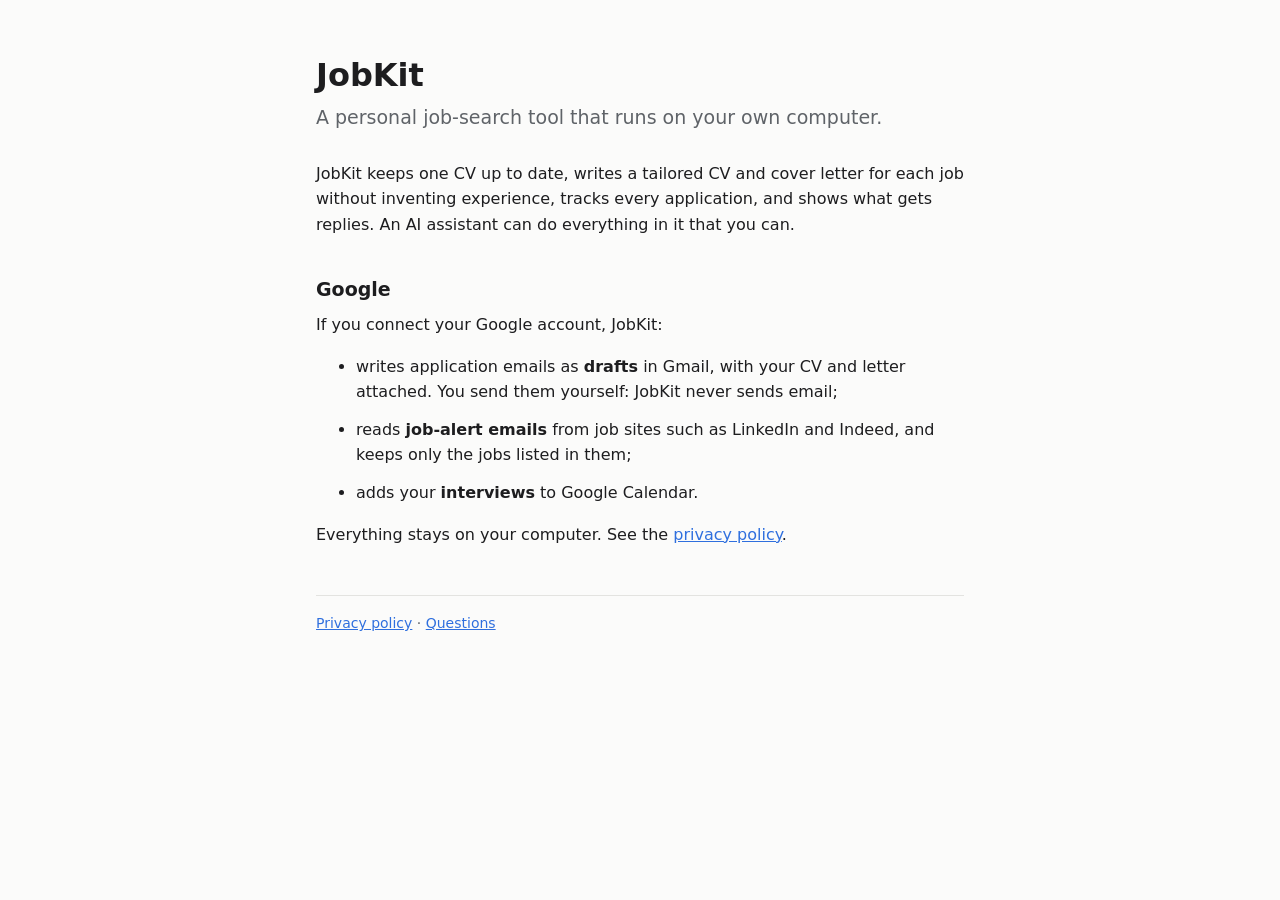
<file: index.html>
<!doctype html>
<html lang="en">
<head>
	<meta charset="utf-8" />
	<meta name="viewport" content="width=device-width, initial-scale=1" />
	<title>JobKit</title>
	<meta name="description" content="JobKit is a personal job-search tool that runs on your own computer." />
	<link rel="stylesheet" href="style.css" />
</head>
<body>
	<main>
		<h1>JobKit</h1>
		<p class="lead">A personal job-search tool that runs on your own computer.</p>

		<p>JobKit keeps one CV up to date, writes a tailored CV and cover letter for each job
			without inventing experience, tracks every application, and shows what gets
			replies. An AI assistant can do everything in it that you can.</p>

		<h2>Google</h2>
		<p>If you connect your Google account, JobKit:</p>
		<ul>
			<li>writes application emails as <strong>drafts</strong> in Gmail, with your CV and
				letter attached. You send them yourself: JobKit never sends email;</li>
			<li>reads <strong>job-alert emails</strong> from job sites such as LinkedIn and
				Indeed, and keeps only the jobs listed in them;</li>
			<li>adds your <strong>interviews</strong> to Google Calendar.</li>
		</ul>
		<p>Everything stays on your computer. See the <a href="privacy.html">privacy policy</a>.</p>

		<footer class="muted">
			<a href="privacy.html">Privacy policy</a> ·
			<a href="https://github.com/DuzziG/jobkit/issues">Questions</a>
		</footer>
	</main>
</body>
</html>
</file>
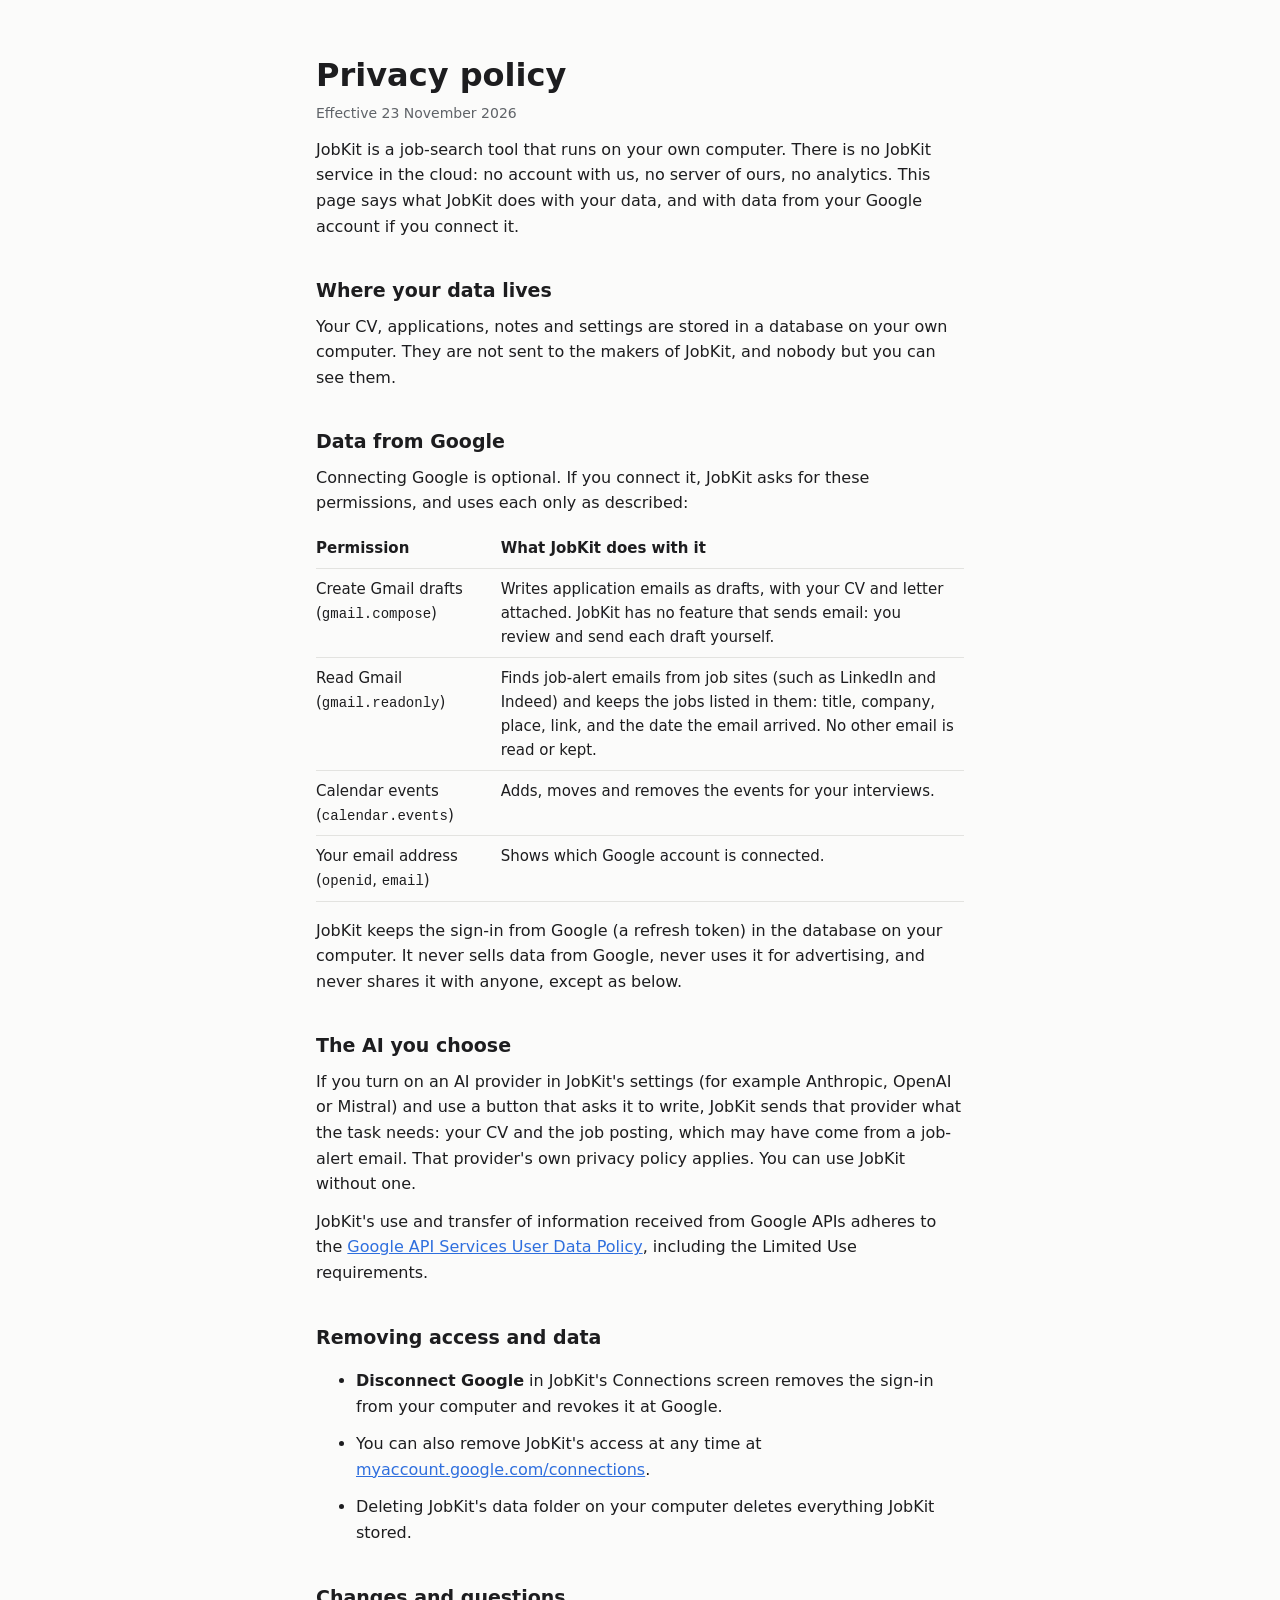
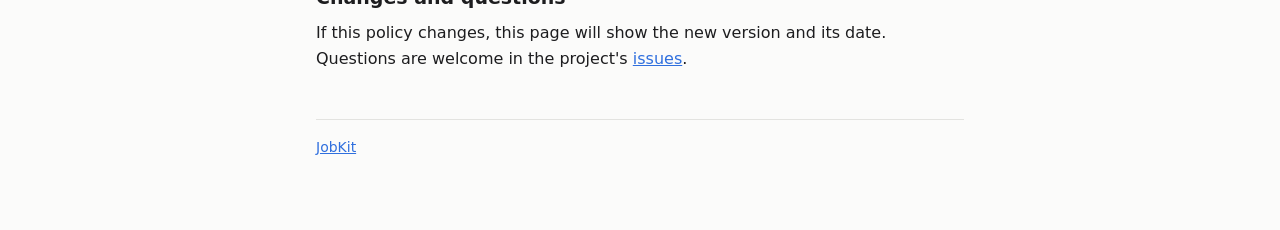
<file: privacy.html>
<!doctype html>
<html lang="en">
<head>
	<meta charset="utf-8" />
	<meta name="viewport" content="width=device-width, initial-scale=1" />
	<title>JobKit privacy policy</title>
	<meta name="description" content="How JobKit handles your data, including data from Google." />
	<link rel="stylesheet" href="style.css" />
</head>
<body>
	<main>
		<h1>Privacy policy</h1>
		<p class="muted">Effective 23 November 2026</p>

		<p>JobKit is a job-search tool that runs on your own computer. There is no JobKit
			service in the cloud: no account with us, no server of ours, no analytics. This
			page says what JobKit does with your data, and with data from your Google account if
			you connect it.</p>

		<h2>Where your data lives</h2>
		<p>Your CV, applications, notes and settings are stored in a database on your own
			computer. They are not sent to the makers of JobKit, and nobody but you can see
			them.</p>

		<h2>Data from Google</h2>
		<p>Connecting Google is optional. If you connect it, JobKit asks for these
			permissions, and uses each only as described:</p>
		<table>
			<tr><th>Permission</th><th>What JobKit does with it</th></tr>
			<tr><td>Create Gmail drafts (<code>gmail.compose</code>)</td>
				<td>Writes application emails as drafts, with your CV and letter attached. JobKit
					has no feature that sends email: you review and send each draft yourself.</td></tr>
			<tr><td>Read Gmail (<code>gmail.readonly</code>)</td>
				<td>Finds job-alert emails from job sites (such as LinkedIn and Indeed) and keeps
					the jobs listed in them: title, company, place, link, and the date the email
					arrived. No other email is
					read or kept.</td></tr>
			<tr><td>Calendar events (<code>calendar.events</code>)</td>
				<td>Adds, moves and removes the events for your interviews.</td></tr>
			<tr><td>Your email address (<code>openid</code>, <code>email</code>)</td>
				<td>Shows which Google account is connected.</td></tr>
		</table>
		<p>JobKit keeps the sign-in from Google (a refresh token) in the database on your
			computer. It never sells data from Google, never uses it for advertising, and never
			shares it with anyone, except as below.</p>

		<h2>The AI you choose</h2>
		<p>If you turn on an AI provider in JobKit's settings (for example Anthropic, OpenAI or
			Mistral) and use a button that asks it to write, JobKit sends that provider what the
			task needs: your CV and the job posting, which may have come from a job-alert email.
			That provider's own privacy policy applies. You can use JobKit without one.</p>

		<p>JobKit's use and transfer of information received from Google APIs adheres to the
			<a href="https://developers.google.com/terms/api-services-user-data-policy">Google API
			Services User Data Policy</a>, including the Limited Use requirements.</p>

		<h2>Removing access and data</h2>
		<ul>
			<li><strong>Disconnect Google</strong> in JobKit's Connections screen removes the
				sign-in from your computer and revokes it at Google.</li>
			<li>You can also remove JobKit's access at any time at
				<a href="https://myaccount.google.com/connections">myaccount.google.com/connections</a>.</li>
			<li>Deleting JobKit's data folder on your computer deletes everything JobKit
				stored.</li>
		</ul>

		<h2>Changes and questions</h2>
		<p>If this policy changes, this page will show the new version and its date. Questions
			are welcome in the project's
			<a href="https://github.com/DuzziG/jobkit/issues">issues</a>.</p>

		<footer class="muted"><a href="./">JobKit</a></footer>
	</main>
</body>
</html>
</file>
<file: style.css>
:root {
	--bg: #fbfbfa;
	--text: #1d1d1f;
	--muted: #5f6368;
	--line: #e3e3e0;
	--accent: #2f6fde;
	color-scheme: light dark;
}
@media (prefers-color-scheme: dark) {
	:root {
		--bg: #1c1c1e;
		--text: #f2f2f2;
		--muted: #a1a1a6;
		--line: #3a3a3c;
		--accent: #6ea0ff;
	}
}
* {
	box-sizing: border-box;
}
body {
	margin: 0;
	background: var(--bg);
	color: var(--text);
	font: 16px/1.6 -apple-system, BlinkMacSystemFont, 'Segoe UI', system-ui, sans-serif;
}
main {
	max-width: 680px;
	margin: 0 auto;
	padding: 56px 16px 72px;
}
h1 {
	font-size: 32px;
	line-height: 1.2;
	margin: 0 0 8px;
}
h2 {
	font-size: 19px;
	margin: 36px 0 8px;
}
p,
li {
	margin: 0 0 12px;
}
.lead {
	font-size: 19px;
	color: var(--muted);
	margin-bottom: 28px;
}
.muted {
	color: var(--muted);
	font-size: 14px;
}
a {
	color: var(--accent);
}
code {
	font-size: 14px;
}
table {
	border-collapse: collapse;
	width: 100%;
	margin: 8px 0 16px;
	font-size: 15px;
}
th,
td {
	text-align: left;
	vertical-align: top;
	padding: 8px 10px 8px 0;
	border-bottom: 1px solid var(--line);
}
footer {
	margin-top: 48px;
	padding-top: 16px;
	border-top: 1px solid var(--line);
}
</file>
